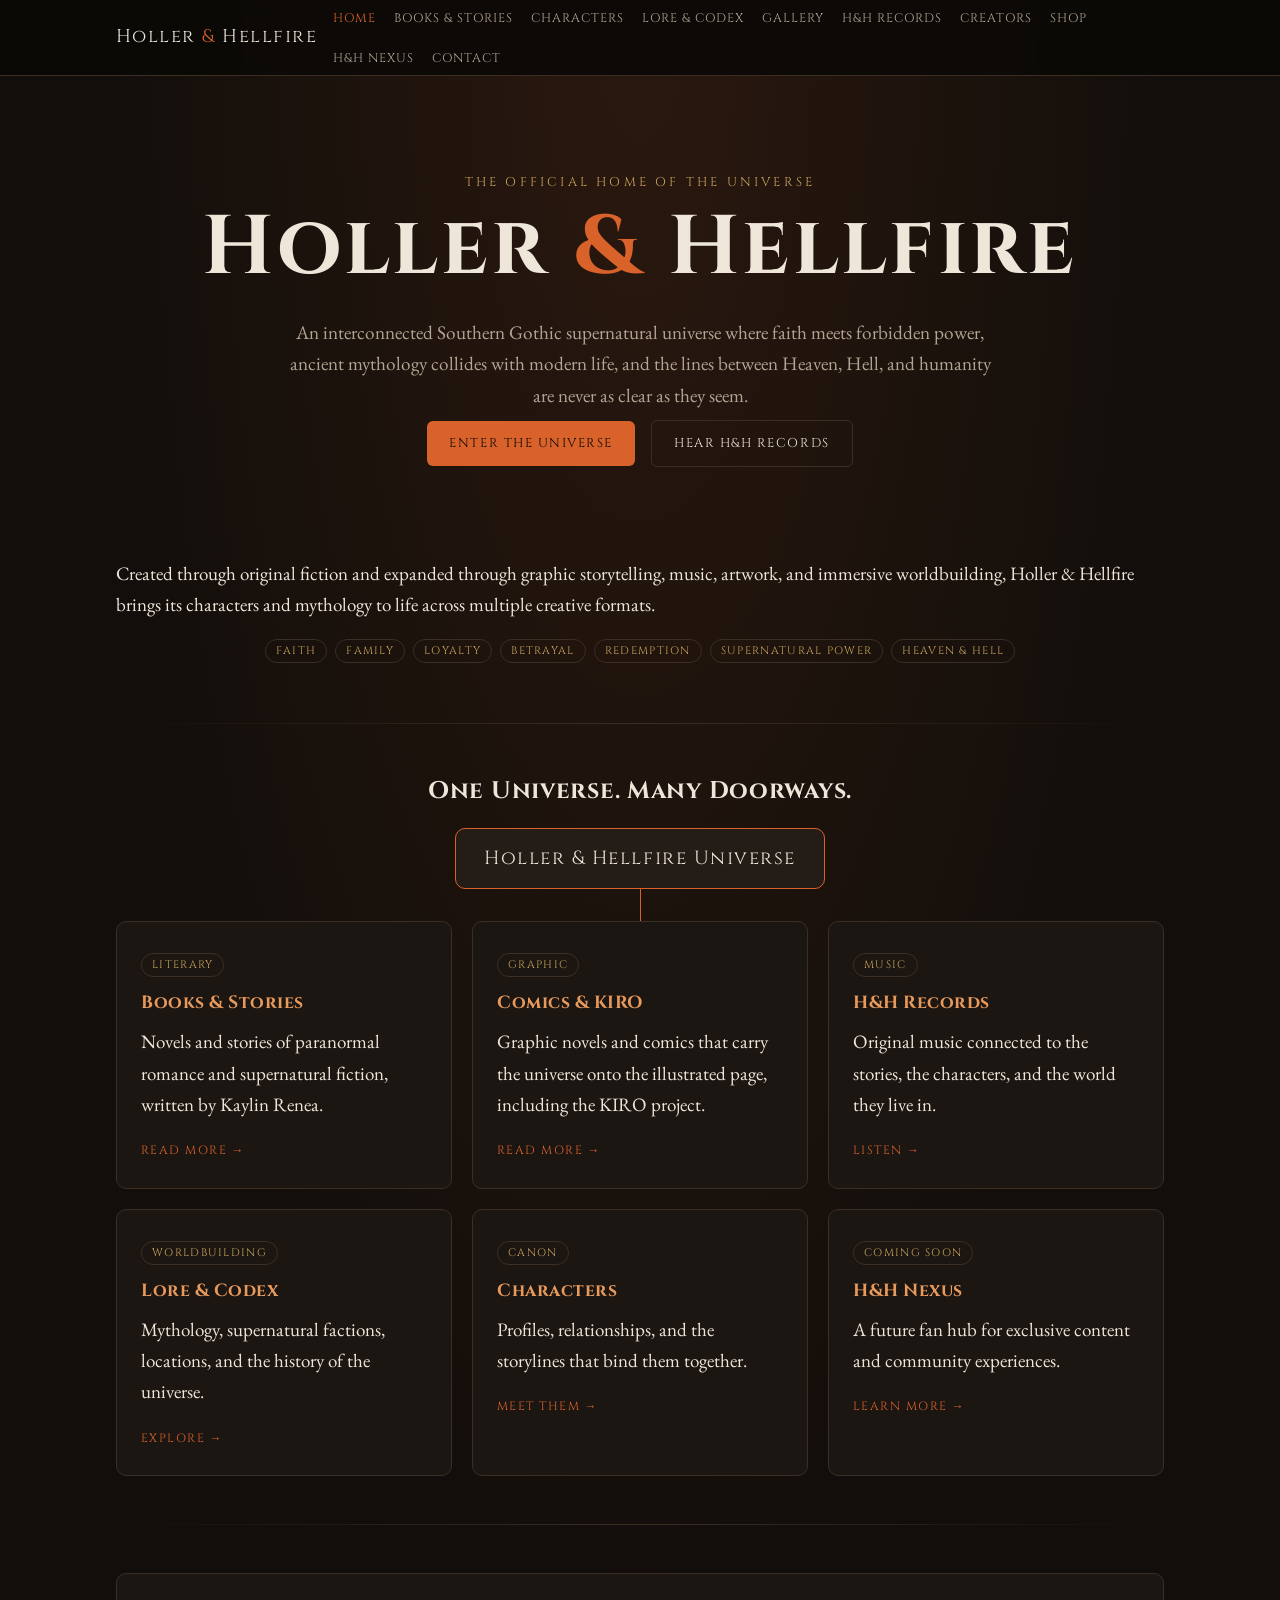
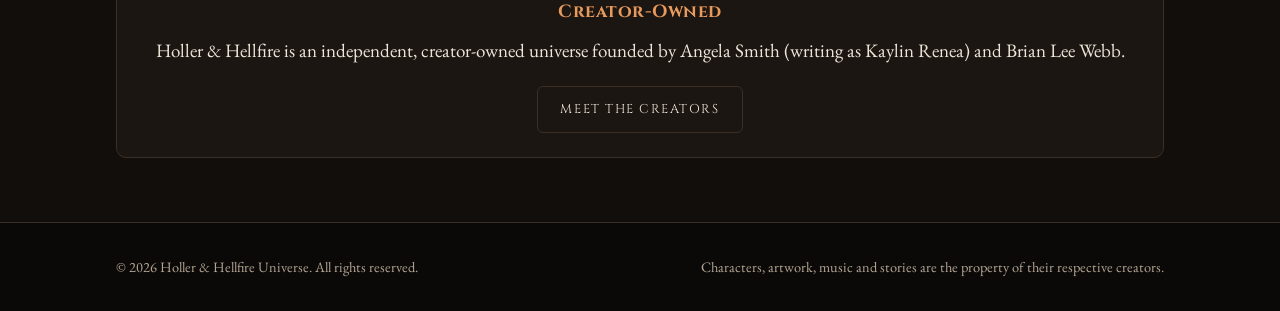
<file: index.html>
<!doctype html>
<html lang="en">
<head>
  <meta charset="utf-8">
  <meta name="viewport" content="width=device-width, initial-scale=1">
  <title>Holler &amp; Hellfire Universe</title>
  <meta name="description" content="Holler &amp; Hellfire is an interconnected Southern Gothic supernatural universe where faith meets forbidden power, across books, comics, music and art.">
  <meta property="og:title" content="Holler &amp; Hellfire Universe">
  <meta property="og:description" content="Holler &amp; Hellfire is an interconnected Southern Gothic supernatural universe where faith meets forbidden power, across books, comics, music and art.">
  <link rel="preconnect" href="https://fonts.googleapis.com">
  <link rel="preconnect" href="https://fonts.gstatic.com" crossorigin>
  <link href="https://fonts.googleapis.com/css2?family=Cinzel:wght@400;600&family=EB+Garamond:ital@0;1&display=swap" rel="stylesheet">
  <link rel="stylesheet" href="assets/style.css">
</head>
<body>
  <header class="site-header">
    <div class="wrap">
      <a class="brand" href="index.html">Holler <span>&amp;</span> Hellfire</a>
      <button class="nav-toggle" aria-controls="site-nav" aria-expanded="false">Menu</button>
      <nav class="site-nav" id="site-nav" aria-label="Main">
        <ul>
          <li><a href="index.html" aria-current="page">Home</a></li>
          <li><a href="books.html">Books &amp; Stories</a></li>
          <li><a href="characters.html">Characters</a></li>
          <li><a href="lore.html">Lore &amp; Codex</a></li>
          <li><a href="gallery.html">Gallery</a></li>
          <li><a href="records.html">H&amp;H Records</a></li>
          <li><a href="creators.html">Creators</a></li>
          <li><a href="shop.html">Shop</a></li>
          <li><a href="nexus.html">H&amp;H Nexus</a></li>
          <li><a href="contact.html">Contact</a></li>
        </ul>
      </nav>
    </div>
  </header>

  <main>
    <section class="hero">
      <div class="wrap">
        <p class="eyebrow">The Official Home of the Universe</p>
        <h1>Holler <span>&amp;</span> Hellfire</h1>
        <p class="lede">An interconnected Southern Gothic supernatural universe where faith meets
          forbidden power, ancient mythology collides with modern life, and the lines between
          Heaven, Hell, and humanity are never as clear as they seem.</p>
        <a class="button" href="lore.html">Enter the Universe</a>
        <a class="button ghost" href="records.html">Hear H&amp;H Records</a>
      </div>
    </section>

    <div class="wrap">
      <p>Created through original fiction and expanded through graphic storytelling, music,
        artwork, and immersive worldbuilding, Holler &amp; Hellfire brings its characters and
        mythology to life across multiple creative formats.</p>

      <div class="themes" aria-label="Themes">
        <span class="tag">Faith</span><span class="tag">Family</span><span class="tag">Loyalty</span>
        <span class="tag">Betrayal</span><span class="tag">Redemption</span>
        <span class="tag">Supernatural Power</span><span class="tag">Heaven &amp; Hell</span>
      </div>

      <hr class="divider">

      <section class="umbrella" aria-labelledby="one-universe">
        <h2 id="one-universe">One Universe. Many Doorways.</h2>
        <div class="root">Holler &amp; Hellfire Universe</div>
        <div class="stem"></div>
      </section>

      <div class="grid">
        <a class="card" href="books.html">
          <span class="tag">Literary</span>
          <h3>Books &amp; Stories</h3>
          <p>Novels and stories of paranormal romance and supernatural fiction, written by Kaylin Renea.</p>
          <span class="more">Read more &rarr;</span>
        </a>
        <a class="card" href="books.html#kiro">
          <span class="tag">Graphic</span>
          <h3>Comics &amp; KIRO</h3>
          <p>Graphic novels and comics that carry the universe onto the illustrated page, including the KIRO project.</p>
          <span class="more">Read more &rarr;</span>
        </a>
        <a class="card" href="records.html">
          <span class="tag">Music</span>
          <h3>H&amp;H Records</h3>
          <p>Original music connected to the stories, the characters, and the world they live in.</p>
          <span class="more">Listen &rarr;</span>
        </a>
        <a class="card" href="lore.html">
          <span class="tag">Worldbuilding</span>
          <h3>Lore &amp; Codex</h3>
          <p>Mythology, supernatural factions, locations, and the history of the universe.</p>
          <span class="more">Explore &rarr;</span>
        </a>
        <a class="card" href="characters.html">
          <span class="tag">Canon</span>
          <h3>Characters</h3>
          <p>Profiles, relationships, and the storylines that bind them together.</p>
          <span class="more">Meet them &rarr;</span>
        </a>
        <a class="card" href="nexus.html">
          <span class="tag">Coming Soon</span>
          <h3>H&amp;H Nexus</h3>
          <p>A future fan hub for exclusive content and community experiences.</p>
          <span class="more">Learn more &rarr;</span>
        </a>
      </div>

      <hr class="divider">

      <section class="card" style="text-align:center">
        <h3>Creator-Owned</h3>
        <p>Holler &amp; Hellfire is an independent, creator-owned universe founded by
          Angela Smith (writing as Kaylin Renea) and Brian Lee Webb.</p>
        <a class="button ghost" href="creators.html">Meet the Creators</a>
      </section>
    </div>
  </main>

  <footer class="site-footer">
    <div class="wrap">
      <span>&copy; <span id="year"></span> Holler &amp; Hellfire Universe. All rights reserved.</span>
      <span>Characters, artwork, music and stories are the property of their respective creators.</span>
    </div>
  </footer>
  <script src="assets/site.js"></script>
</body>
</html>
</file>
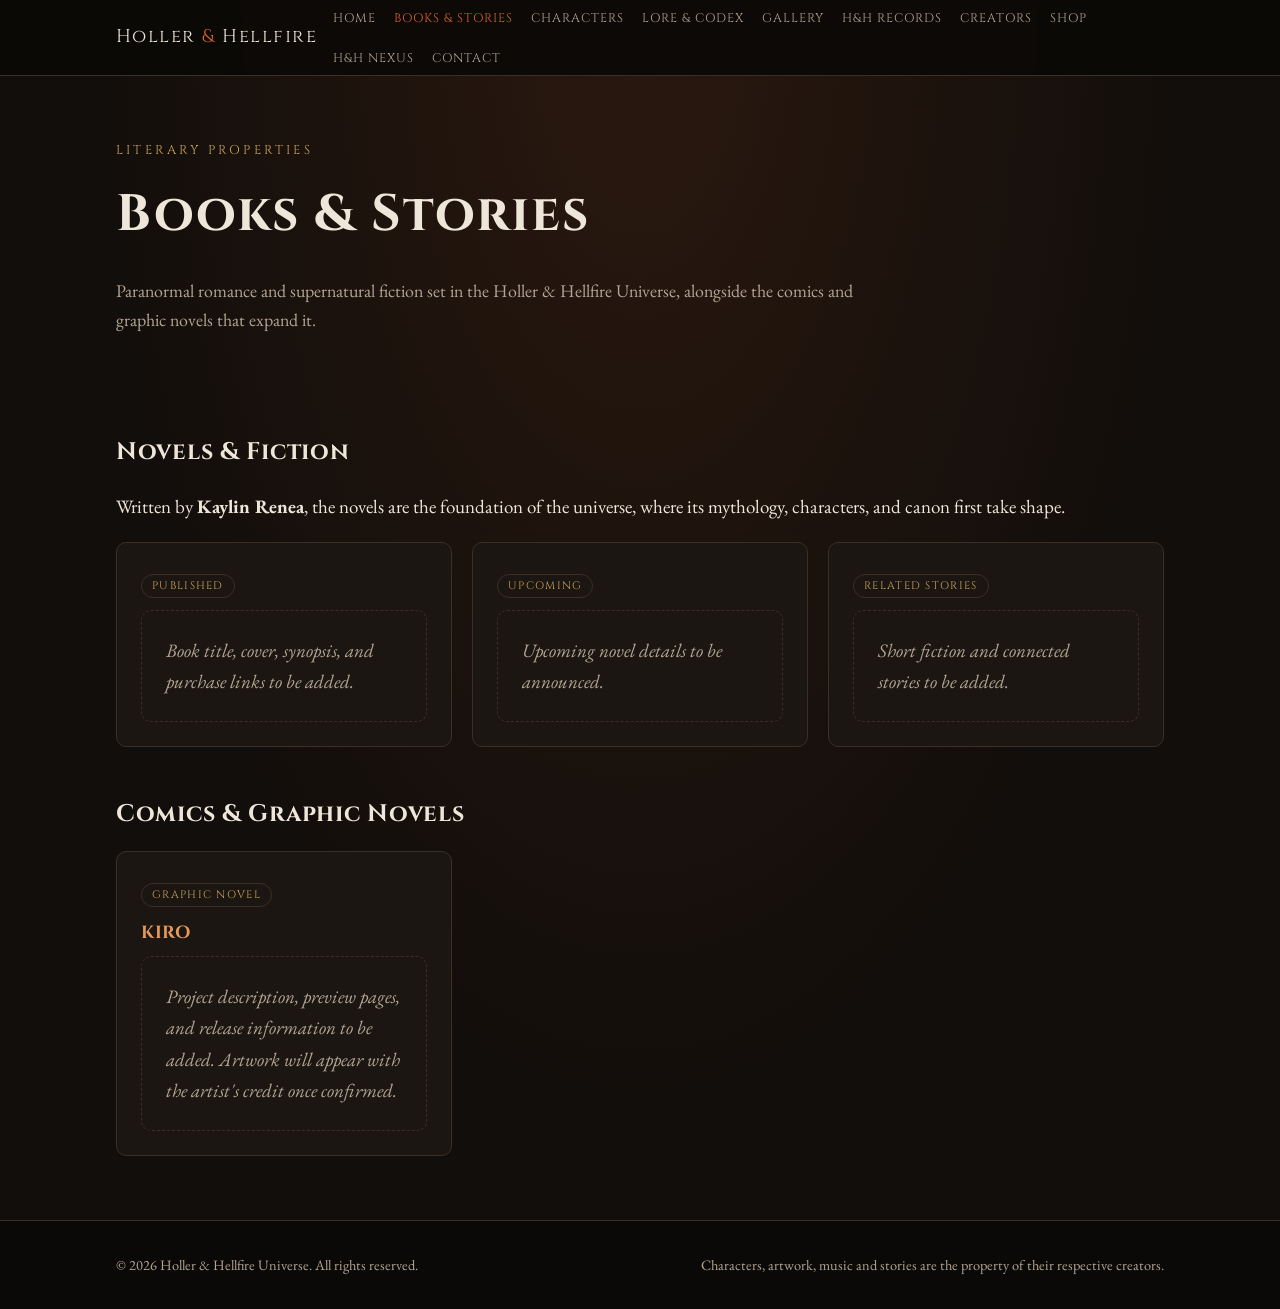
<file: books.html>
<!doctype html>
<html lang="en">
<head>
  <meta charset="utf-8">
  <meta name="viewport" content="width=device-width, initial-scale=1">
  <title>Books &amp; Stories | Holler &amp; Hellfire</title>
  <meta name="description" content="Holler &amp; Hellfire is an interconnected Southern Gothic supernatural universe where faith meets forbidden power, across books, comics, music and art.">
  <meta property="og:title" content="Books &amp; Stories | Holler &amp; Hellfire">
  <meta property="og:description" content="Holler &amp; Hellfire is an interconnected Southern Gothic supernatural universe where faith meets forbidden power, across books, comics, music and art.">
  <link rel="preconnect" href="https://fonts.googleapis.com">
  <link rel="preconnect" href="https://fonts.gstatic.com" crossorigin>
  <link href="https://fonts.googleapis.com/css2?family=Cinzel:wght@400;600&family=EB+Garamond:ital@0;1&display=swap" rel="stylesheet">
  <link rel="stylesheet" href="assets/style.css">
</head>
<body>
  <header class="site-header">
    <div class="wrap">
      <a class="brand" href="index.html">Holler <span>&amp;</span> Hellfire</a>
      <button class="nav-toggle" aria-controls="site-nav" aria-expanded="false">Menu</button>
      <nav class="site-nav" id="site-nav" aria-label="Main">
        <ul>
          <li><a href="index.html">Home</a></li>
          <li><a href="books.html" aria-current="page">Books &amp; Stories</a></li>
          <li><a href="characters.html">Characters</a></li>
          <li><a href="lore.html">Lore &amp; Codex</a></li>
          <li><a href="gallery.html">Gallery</a></li>
          <li><a href="records.html">H&amp;H Records</a></li>
          <li><a href="creators.html">Creators</a></li>
          <li><a href="shop.html">Shop</a></li>
          <li><a href="nexus.html">H&amp;H Nexus</a></li>
          <li><a href="contact.html">Contact</a></li>
        </ul>
      </nav>
    </div>
  </header>

  <main>
    <section class="page-head">
      <div class="wrap">
        <p class="eyebrow">Literary Properties</p>
        <h1>Books &amp; Stories</h1>
        <p class="intro">Paranormal romance and supernatural fiction set in the Holler &amp; Hellfire Universe, alongside the comics and graphic novels that expand it.</p>
      </div>
    </section>
    <div class="wrap">
      <h2>Novels &amp; Fiction</h2>
      <p>Written by <strong>Kaylin Renea</strong>, the novels are the foundation of the universe,
        where its mythology, characters, and canon first take shape.</p>
      <div class="grid">
        <div class="card">
          <span class="tag">Published</span>
          <div class="placeholder">Book title, cover, synopsis, and purchase links to be added.</div>
        </div>
        <div class="card">
          <span class="tag">Upcoming</span>
          <div class="placeholder">Upcoming novel details to be announced.</div>
        </div>
        <div class="card">
          <span class="tag">Related Stories</span>
          <div class="placeholder">Short fiction and connected stories to be added.</div>
        </div>
      </div>

      <h2 id="kiro">Comics &amp; Graphic Novels</h2>
      <div class="grid">
        <div class="card">
          <span class="tag">Graphic Novel</span>
          <h3>KIRO</h3>
          <div class="placeholder">Project description, preview pages, and release information to be added.
            Artwork will appear with the artist's credit once confirmed.</div>
        </div>
      </div>
    </div>
  </main>

  <footer class="site-footer">
    <div class="wrap">
      <span>&copy; <span id="year"></span> Holler &amp; Hellfire Universe. All rights reserved.</span>
      <span>Characters, artwork, music and stories are the property of their respective creators.</span>
    </div>
  </footer>
  <script src="assets/site.js"></script>
</body>
</html>
</file>
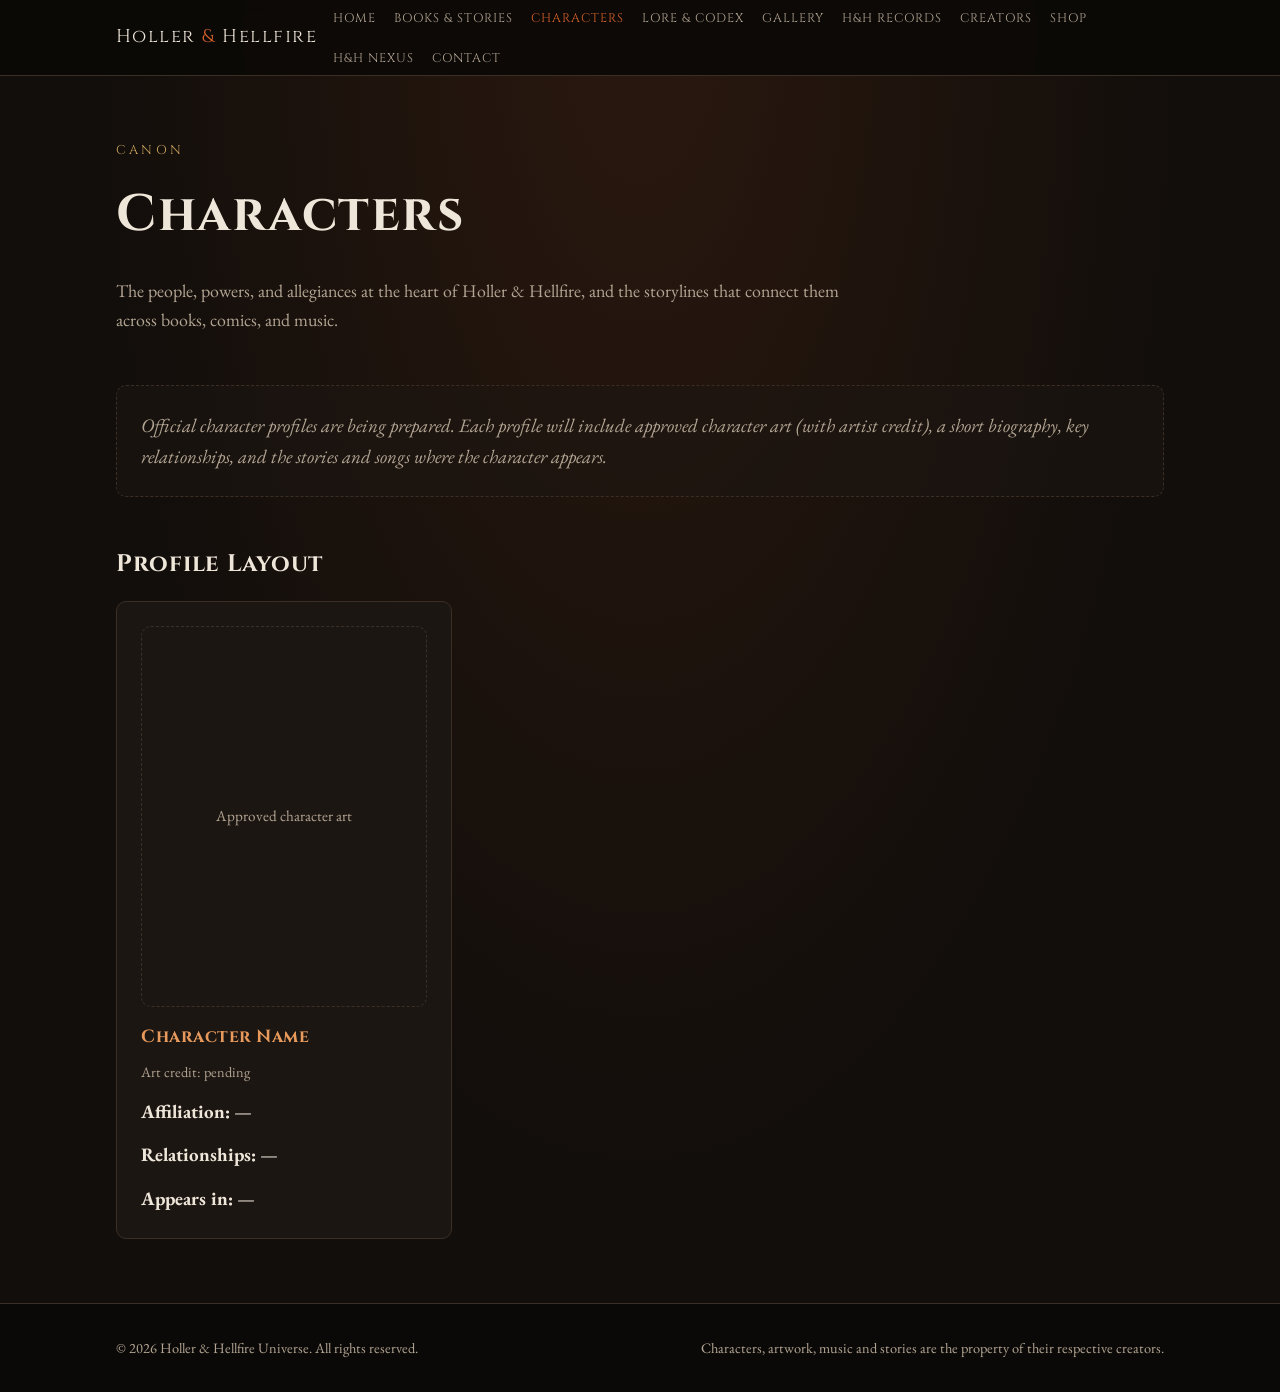
<file: characters.html>
<!doctype html>
<html lang="en">
<head>
  <meta charset="utf-8">
  <meta name="viewport" content="width=device-width, initial-scale=1">
  <title>Characters | Holler &amp; Hellfire</title>
  <meta name="description" content="Holler &amp; Hellfire is an interconnected Southern Gothic supernatural universe where faith meets forbidden power, across books, comics, music and art.">
  <meta property="og:title" content="Characters | Holler &amp; Hellfire">
  <meta property="og:description" content="Holler &amp; Hellfire is an interconnected Southern Gothic supernatural universe where faith meets forbidden power, across books, comics, music and art.">
  <link rel="preconnect" href="https://fonts.googleapis.com">
  <link rel="preconnect" href="https://fonts.gstatic.com" crossorigin>
  <link href="https://fonts.googleapis.com/css2?family=Cinzel:wght@400;600&family=EB+Garamond:ital@0;1&display=swap" rel="stylesheet">
  <link rel="stylesheet" href="assets/style.css">
</head>
<body>
  <header class="site-header">
    <div class="wrap">
      <a class="brand" href="index.html">Holler <span>&amp;</span> Hellfire</a>
      <button class="nav-toggle" aria-controls="site-nav" aria-expanded="false">Menu</button>
      <nav class="site-nav" id="site-nav" aria-label="Main">
        <ul>
          <li><a href="index.html">Home</a></li>
          <li><a href="books.html">Books &amp; Stories</a></li>
          <li><a href="characters.html" aria-current="page">Characters</a></li>
          <li><a href="lore.html">Lore &amp; Codex</a></li>
          <li><a href="gallery.html">Gallery</a></li>
          <li><a href="records.html">H&amp;H Records</a></li>
          <li><a href="creators.html">Creators</a></li>
          <li><a href="shop.html">Shop</a></li>
          <li><a href="nexus.html">H&amp;H Nexus</a></li>
          <li><a href="contact.html">Contact</a></li>
        </ul>
      </nav>
    </div>
  </header>

  <main>
    <section class="page-head">
      <div class="wrap">
        <p class="eyebrow">Canon</p>
        <h1>Characters</h1>
        <p class="intro">The people, powers, and allegiances at the heart of Holler &amp; Hellfire, and the storylines that connect them across books, comics, and music.</p>
      </div>
    </section>
    <div class="wrap">
      <div class="placeholder">Official character profiles are being prepared. Each profile will include
        approved character art (with artist credit), a short biography, key relationships, and the
        stories and songs where the character appears.</div>

      <h2>Profile Layout</h2>
      <div class="grid">
        <div class="card">
          <div class="frame">Approved character art</div>
          <h3 style="margin-top:16px">Character Name</h3>
          <p class="credit">Art credit: pending</p>
          <p><strong>Affiliation:</strong> &mdash;</p>
          <p><strong>Relationships:</strong> &mdash;</p>
          <p><strong>Appears in:</strong> &mdash;</p>
        </div>
      </div>
    </div>
  </main>

  <footer class="site-footer">
    <div class="wrap">
      <span>&copy; <span id="year"></span> Holler &amp; Hellfire Universe. All rights reserved.</span>
      <span>Characters, artwork, music and stories are the property of their respective creators.</span>
    </div>
  </footer>
  <script src="assets/site.js"></script>
</body>
</html>
</file>
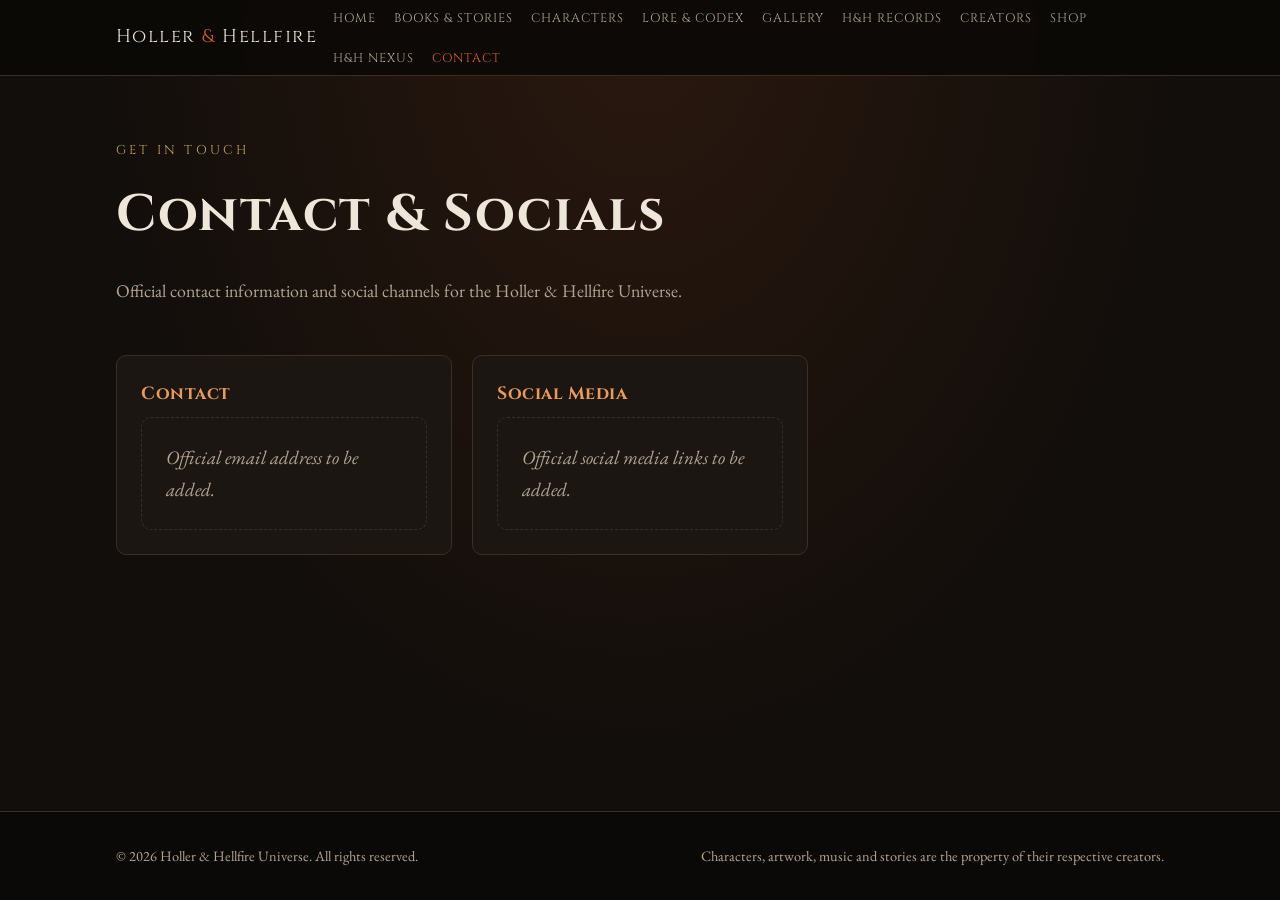
<file: contact.html>
<!doctype html>
<html lang="en">
<head>
  <meta charset="utf-8">
  <meta name="viewport" content="width=device-width, initial-scale=1">
  <title>Contact &amp; Socials | Holler &amp; Hellfire</title>
  <meta name="description" content="Holler &amp; Hellfire is an interconnected Southern Gothic supernatural universe where faith meets forbidden power, across books, comics, music and art.">
  <meta property="og:title" content="Contact &amp; Socials | Holler &amp; Hellfire">
  <meta property="og:description" content="Holler &amp; Hellfire is an interconnected Southern Gothic supernatural universe where faith meets forbidden power, across books, comics, music and art.">
  <link rel="preconnect" href="https://fonts.googleapis.com">
  <link rel="preconnect" href="https://fonts.gstatic.com" crossorigin>
  <link href="https://fonts.googleapis.com/css2?family=Cinzel:wght@400;600&family=EB+Garamond:ital@0;1&display=swap" rel="stylesheet">
  <link rel="stylesheet" href="assets/style.css">
</head>
<body>
  <header class="site-header">
    <div class="wrap">
      <a class="brand" href="index.html">Holler <span>&amp;</span> Hellfire</a>
      <button class="nav-toggle" aria-controls="site-nav" aria-expanded="false">Menu</button>
      <nav class="site-nav" id="site-nav" aria-label="Main">
        <ul>
          <li><a href="index.html">Home</a></li>
          <li><a href="books.html">Books &amp; Stories</a></li>
          <li><a href="characters.html">Characters</a></li>
          <li><a href="lore.html">Lore &amp; Codex</a></li>
          <li><a href="gallery.html">Gallery</a></li>
          <li><a href="records.html">H&amp;H Records</a></li>
          <li><a href="creators.html">Creators</a></li>
          <li><a href="shop.html">Shop</a></li>
          <li><a href="nexus.html">H&amp;H Nexus</a></li>
          <li><a href="contact.html" aria-current="page">Contact</a></li>
        </ul>
      </nav>
    </div>
  </header>

  <main>
    <section class="page-head">
      <div class="wrap">
        <p class="eyebrow">Get in Touch</p>
        <h1>Contact &amp; Socials</h1>
        <p class="intro">Official contact information and social channels for the Holler &amp; Hellfire Universe.</p>
      </div>
    </section>
    <div class="wrap">
      <div class="grid">
        <div class="card">
          <h3>Contact</h3>
          <div class="placeholder">Official email address to be added.</div>
        </div>
        <div class="card">
          <h3>Social Media</h3>
          <div class="placeholder">Official social media links to be added.</div>
        </div>
      </div>
    </div>
  </main>

  <footer class="site-footer">
    <div class="wrap">
      <span>&copy; <span id="year"></span> Holler &amp; Hellfire Universe. All rights reserved.</span>
      <span>Characters, artwork, music and stories are the property of their respective creators.</span>
    </div>
  </footer>
  <script src="assets/site.js"></script>
</body>
</html>
</file>
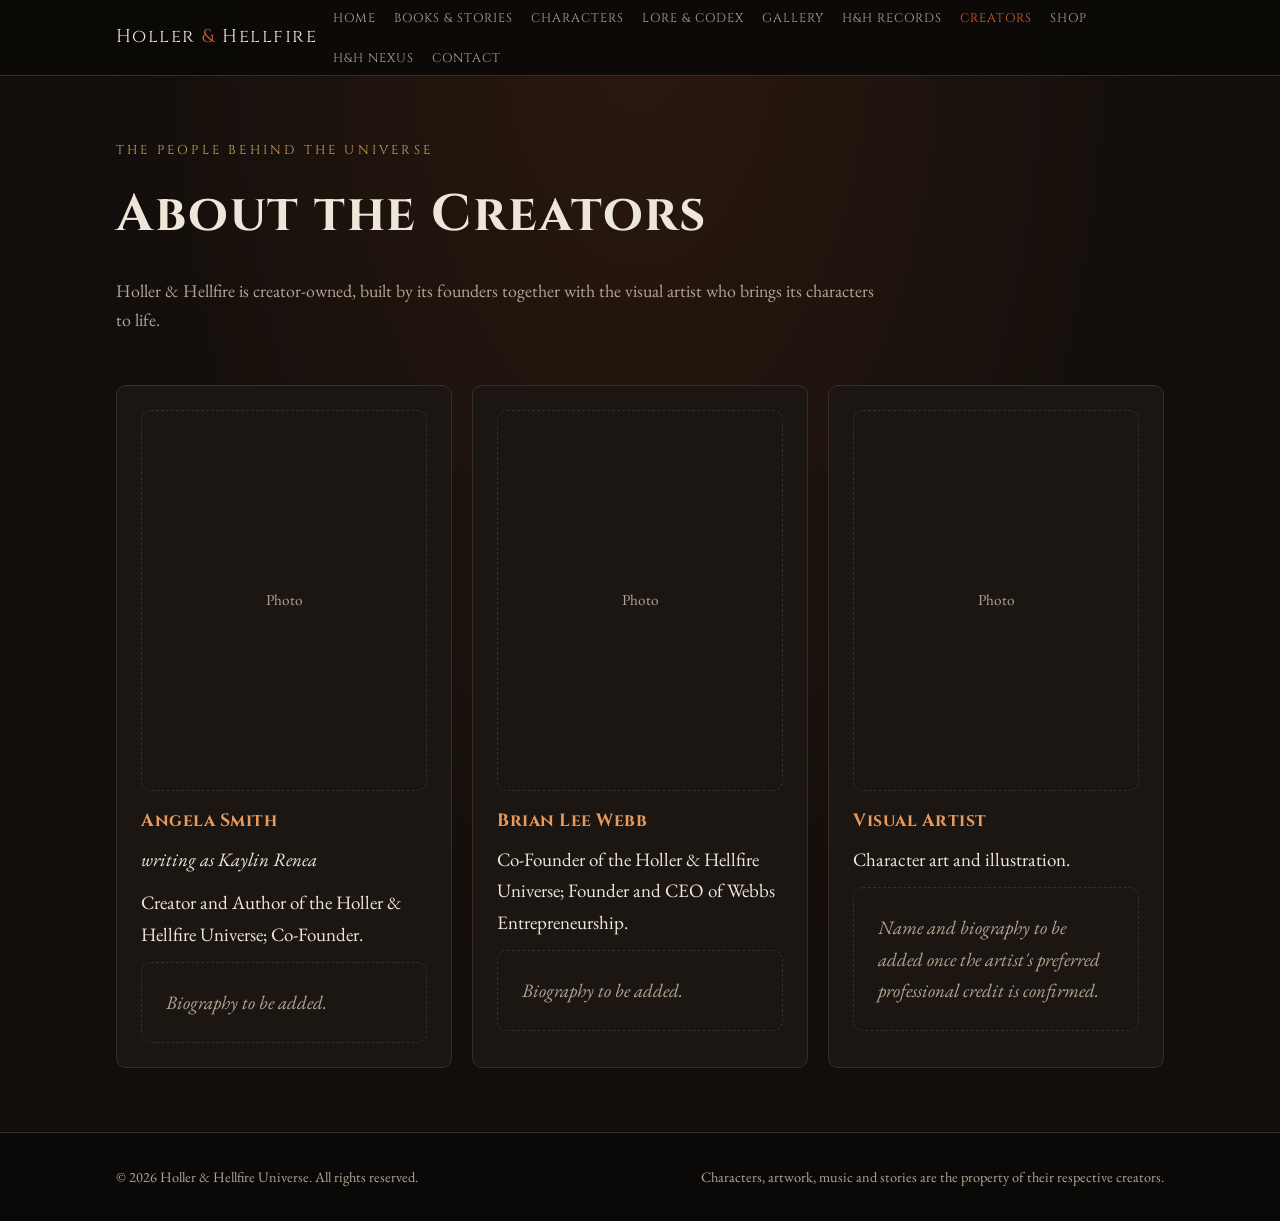
<file: creators.html>
<!doctype html>
<html lang="en">
<head>
  <meta charset="utf-8">
  <meta name="viewport" content="width=device-width, initial-scale=1">
  <title>About the Creators | Holler &amp; Hellfire</title>
  <meta name="description" content="Holler &amp; Hellfire is an interconnected Southern Gothic supernatural universe where faith meets forbidden power, across books, comics, music and art.">
  <meta property="og:title" content="About the Creators | Holler &amp; Hellfire">
  <meta property="og:description" content="Holler &amp; Hellfire is an interconnected Southern Gothic supernatural universe where faith meets forbidden power, across books, comics, music and art.">
  <link rel="preconnect" href="https://fonts.googleapis.com">
  <link rel="preconnect" href="https://fonts.gstatic.com" crossorigin>
  <link href="https://fonts.googleapis.com/css2?family=Cinzel:wght@400;600&family=EB+Garamond:ital@0;1&display=swap" rel="stylesheet">
  <link rel="stylesheet" href="assets/style.css">
</head>
<body>
  <header class="site-header">
    <div class="wrap">
      <a class="brand" href="index.html">Holler <span>&amp;</span> Hellfire</a>
      <button class="nav-toggle" aria-controls="site-nav" aria-expanded="false">Menu</button>
      <nav class="site-nav" id="site-nav" aria-label="Main">
        <ul>
          <li><a href="index.html">Home</a></li>
          <li><a href="books.html">Books &amp; Stories</a></li>
          <li><a href="characters.html">Characters</a></li>
          <li><a href="lore.html">Lore &amp; Codex</a></li>
          <li><a href="gallery.html">Gallery</a></li>
          <li><a href="records.html">H&amp;H Records</a></li>
          <li><a href="creators.html" aria-current="page">Creators</a></li>
          <li><a href="shop.html">Shop</a></li>
          <li><a href="nexus.html">H&amp;H Nexus</a></li>
          <li><a href="contact.html">Contact</a></li>
        </ul>
      </nav>
    </div>
  </header>

  <main>
    <section class="page-head">
      <div class="wrap">
        <p class="eyebrow">The People Behind the Universe</p>
        <h1>About the Creators</h1>
        <p class="intro">Holler &amp; Hellfire is creator-owned, built by its founders together with the visual artist who brings its characters to life.</p>
      </div>
    </section>
    <div class="wrap">
      <div class="grid">
        <div class="card">
          <div class="frame">Photo</div>
          <h3 style="margin-top:16px">Angela Smith</h3>
          <p><em>writing as Kaylin Renea</em></p>
          <p>Creator and Author of the Holler &amp; Hellfire Universe; Co-Founder.</p>
          <div class="placeholder">Biography to be added.</div>
        </div>
        <div class="card">
          <div class="frame">Photo</div>
          <h3 style="margin-top:16px">Brian Lee Webb</h3>
          <p>Co-Founder of the Holler &amp; Hellfire Universe; Founder and CEO of Webbs Entrepreneurship.</p>
          <div class="placeholder">Biography to be added.</div>
        </div>
        <div class="card">
          <div class="frame">Photo</div>
          <h3 style="margin-top:16px">Visual Artist</h3>
          <p>Character art and illustration.</p>
          <div class="placeholder">Name and biography to be added once the artist's preferred
            professional credit is confirmed.</div>
        </div>
      </div>
    </div>
  </main>

  <footer class="site-footer">
    <div class="wrap">
      <span>&copy; <span id="year"></span> Holler &amp; Hellfire Universe. All rights reserved.</span>
      <span>Characters, artwork, music and stories are the property of their respective creators.</span>
    </div>
  </footer>
  <script src="assets/site.js"></script>
</body>
</html>
</file>
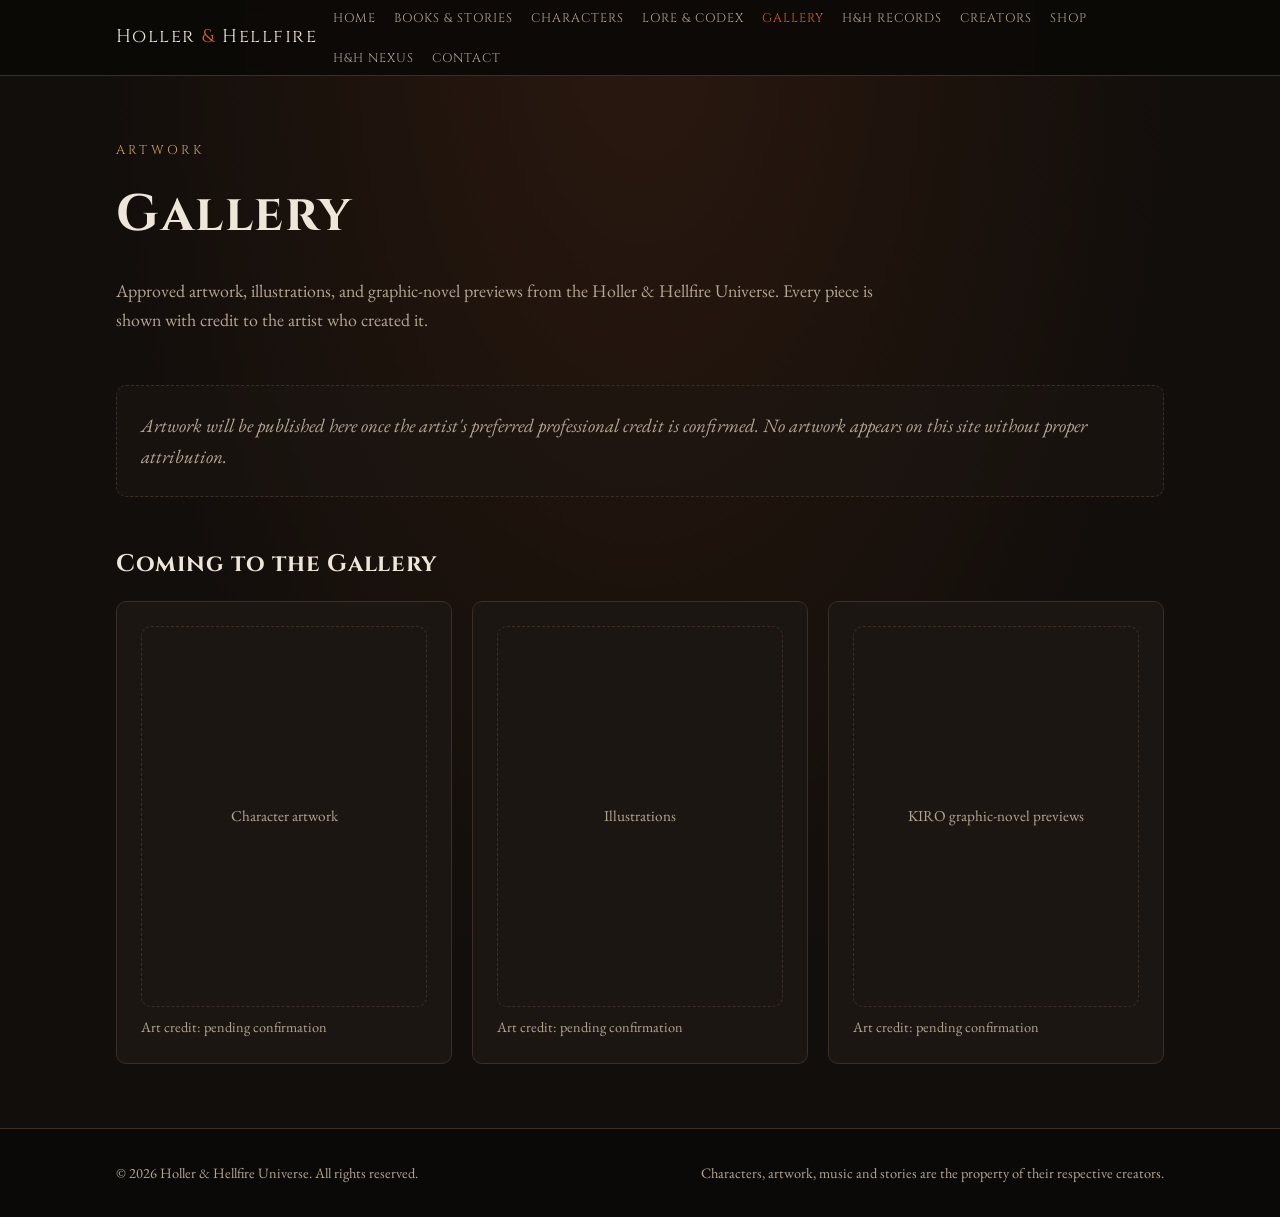
<file: gallery.html>
<!doctype html>
<html lang="en">
<head>
  <meta charset="utf-8">
  <meta name="viewport" content="width=device-width, initial-scale=1">
  <title>Gallery | Holler &amp; Hellfire</title>
  <meta name="description" content="Holler &amp; Hellfire is an interconnected Southern Gothic supernatural universe where faith meets forbidden power, across books, comics, music and art.">
  <meta property="og:title" content="Gallery | Holler &amp; Hellfire">
  <meta property="og:description" content="Holler &amp; Hellfire is an interconnected Southern Gothic supernatural universe where faith meets forbidden power, across books, comics, music and art.">
  <link rel="preconnect" href="https://fonts.googleapis.com">
  <link rel="preconnect" href="https://fonts.gstatic.com" crossorigin>
  <link href="https://fonts.googleapis.com/css2?family=Cinzel:wght@400;600&family=EB+Garamond:ital@0;1&display=swap" rel="stylesheet">
  <link rel="stylesheet" href="assets/style.css">
</head>
<body>
  <header class="site-header">
    <div class="wrap">
      <a class="brand" href="index.html">Holler <span>&amp;</span> Hellfire</a>
      <button class="nav-toggle" aria-controls="site-nav" aria-expanded="false">Menu</button>
      <nav class="site-nav" id="site-nav" aria-label="Main">
        <ul>
          <li><a href="index.html">Home</a></li>
          <li><a href="books.html">Books &amp; Stories</a></li>
          <li><a href="characters.html">Characters</a></li>
          <li><a href="lore.html">Lore &amp; Codex</a></li>
          <li><a href="gallery.html" aria-current="page">Gallery</a></li>
          <li><a href="records.html">H&amp;H Records</a></li>
          <li><a href="creators.html">Creators</a></li>
          <li><a href="shop.html">Shop</a></li>
          <li><a href="nexus.html">H&amp;H Nexus</a></li>
          <li><a href="contact.html">Contact</a></li>
        </ul>
      </nav>
    </div>
  </header>

  <main>
    <section class="page-head">
      <div class="wrap">
        <p class="eyebrow">Artwork</p>
        <h1>Gallery</h1>
        <p class="intro">Approved artwork, illustrations, and graphic-novel previews from the Holler &amp; Hellfire Universe. Every piece is shown with credit to the artist who created it.</p>
      </div>
    </section>
    <div class="wrap">
      <div class="placeholder">Artwork will be published here once the artist's preferred professional
        credit is confirmed. No artwork appears on this site without proper attribution.</div>

      <h2>Coming to the Gallery</h2>
      <div class="grid">
        <figure class="card" style="margin:0">
          <div class="frame">Character artwork</div>
          <figcaption class="credit">Art credit: pending confirmation</figcaption>
        </figure>
        <figure class="card" style="margin:0">
          <div class="frame">Illustrations</div>
          <figcaption class="credit">Art credit: pending confirmation</figcaption>
        </figure>
        <figure class="card" style="margin:0">
          <div class="frame">KIRO graphic-novel previews</div>
          <figcaption class="credit">Art credit: pending confirmation</figcaption>
        </figure>
      </div>
    </div>
  </main>

  <footer class="site-footer">
    <div class="wrap">
      <span>&copy; <span id="year"></span> Holler &amp; Hellfire Universe. All rights reserved.</span>
      <span>Characters, artwork, music and stories are the property of their respective creators.</span>
    </div>
  </footer>
  <script src="assets/site.js"></script>
</body>
</html>
</file>
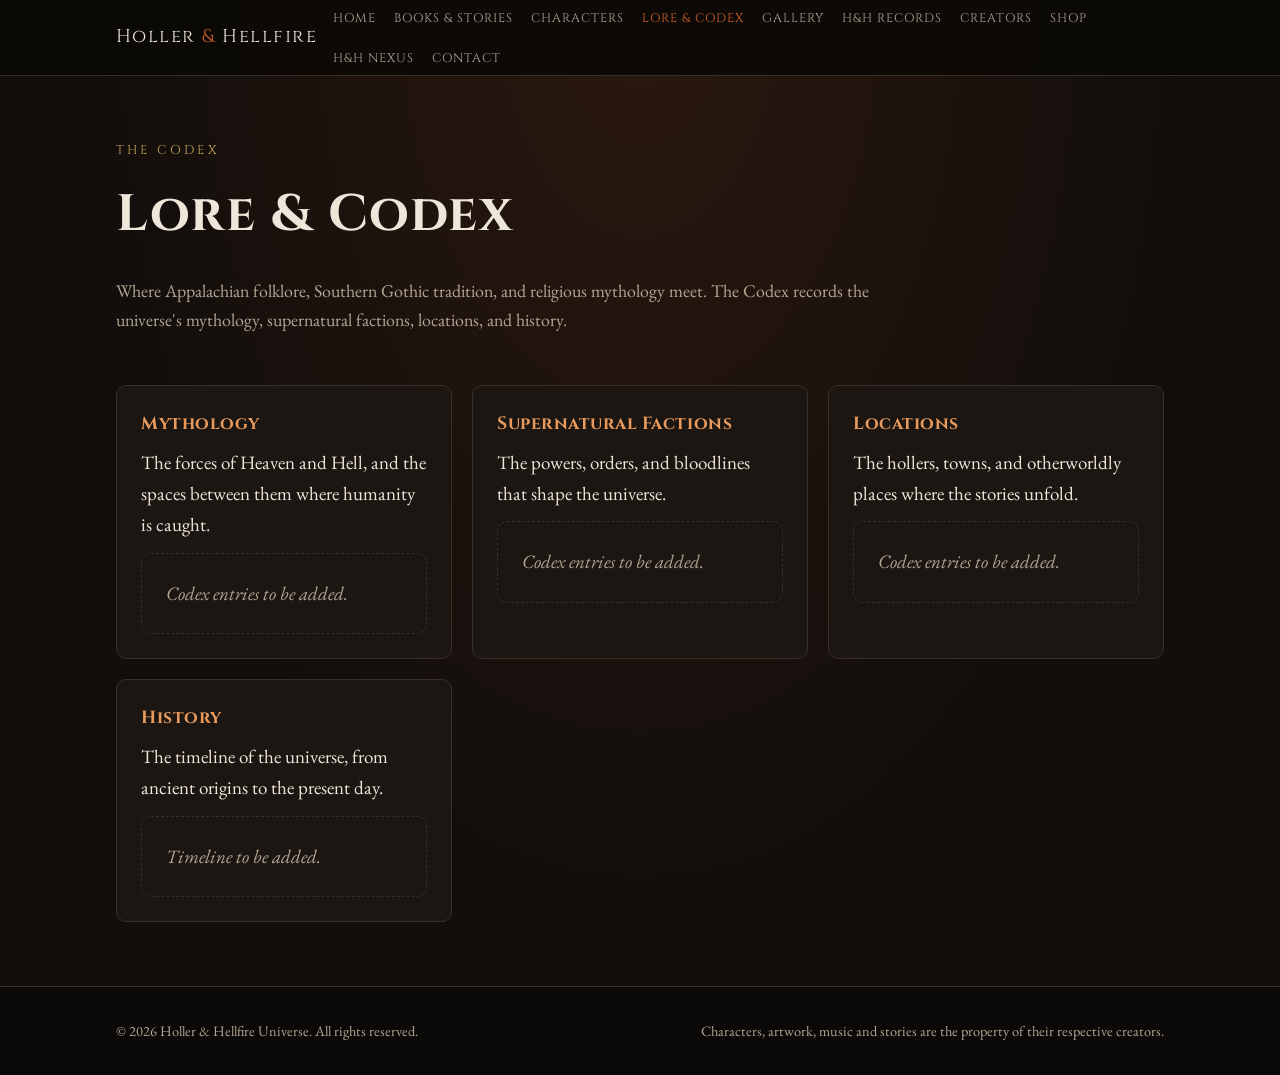
<file: lore.html>
<!doctype html>
<html lang="en">
<head>
  <meta charset="utf-8">
  <meta name="viewport" content="width=device-width, initial-scale=1">
  <title>Lore &amp; Codex | Holler &amp; Hellfire</title>
  <meta name="description" content="Holler &amp; Hellfire is an interconnected Southern Gothic supernatural universe where faith meets forbidden power, across books, comics, music and art.">
  <meta property="og:title" content="Lore &amp; Codex | Holler &amp; Hellfire">
  <meta property="og:description" content="Holler &amp; Hellfire is an interconnected Southern Gothic supernatural universe where faith meets forbidden power, across books, comics, music and art.">
  <link rel="preconnect" href="https://fonts.googleapis.com">
  <link rel="preconnect" href="https://fonts.gstatic.com" crossorigin>
  <link href="https://fonts.googleapis.com/css2?family=Cinzel:wght@400;600&family=EB+Garamond:ital@0;1&display=swap" rel="stylesheet">
  <link rel="stylesheet" href="assets/style.css">
</head>
<body>
  <header class="site-header">
    <div class="wrap">
      <a class="brand" href="index.html">Holler <span>&amp;</span> Hellfire</a>
      <button class="nav-toggle" aria-controls="site-nav" aria-expanded="false">Menu</button>
      <nav class="site-nav" id="site-nav" aria-label="Main">
        <ul>
          <li><a href="index.html">Home</a></li>
          <li><a href="books.html">Books &amp; Stories</a></li>
          <li><a href="characters.html">Characters</a></li>
          <li><a href="lore.html" aria-current="page">Lore &amp; Codex</a></li>
          <li><a href="gallery.html">Gallery</a></li>
          <li><a href="records.html">H&amp;H Records</a></li>
          <li><a href="creators.html">Creators</a></li>
          <li><a href="shop.html">Shop</a></li>
          <li><a href="nexus.html">H&amp;H Nexus</a></li>
          <li><a href="contact.html">Contact</a></li>
        </ul>
      </nav>
    </div>
  </header>

  <main>
    <section class="page-head">
      <div class="wrap">
        <p class="eyebrow">The Codex</p>
        <h1>Lore &amp; Codex</h1>
        <p class="intro">Where Appalachian folklore, Southern Gothic tradition, and religious mythology meet. The Codex records the universe's mythology, supernatural factions, locations, and history.</p>
      </div>
    </section>
    <div class="wrap">
      <div class="grid">
        <div class="card">
          <h3>Mythology</h3>
          <p>The forces of Heaven and Hell, and the spaces between them where humanity is caught.</p>
          <div class="placeholder">Codex entries to be added.</div>
        </div>
        <div class="card">
          <h3>Supernatural Factions</h3>
          <p>The powers, orders, and bloodlines that shape the universe.</p>
          <div class="placeholder">Codex entries to be added.</div>
        </div>
        <div class="card">
          <h3>Locations</h3>
          <p>The hollers, towns, and otherworldly places where the stories unfold.</p>
          <div class="placeholder">Codex entries to be added.</div>
        </div>
        <div class="card">
          <h3>History</h3>
          <p>The timeline of the universe, from ancient origins to the present day.</p>
          <div class="placeholder">Timeline to be added.</div>
        </div>
      </div>
    </div>
  </main>

  <footer class="site-footer">
    <div class="wrap">
      <span>&copy; <span id="year"></span> Holler &amp; Hellfire Universe. All rights reserved.</span>
      <span>Characters, artwork, music and stories are the property of their respective creators.</span>
    </div>
  </footer>
  <script src="assets/site.js"></script>
</body>
</html>
</file>
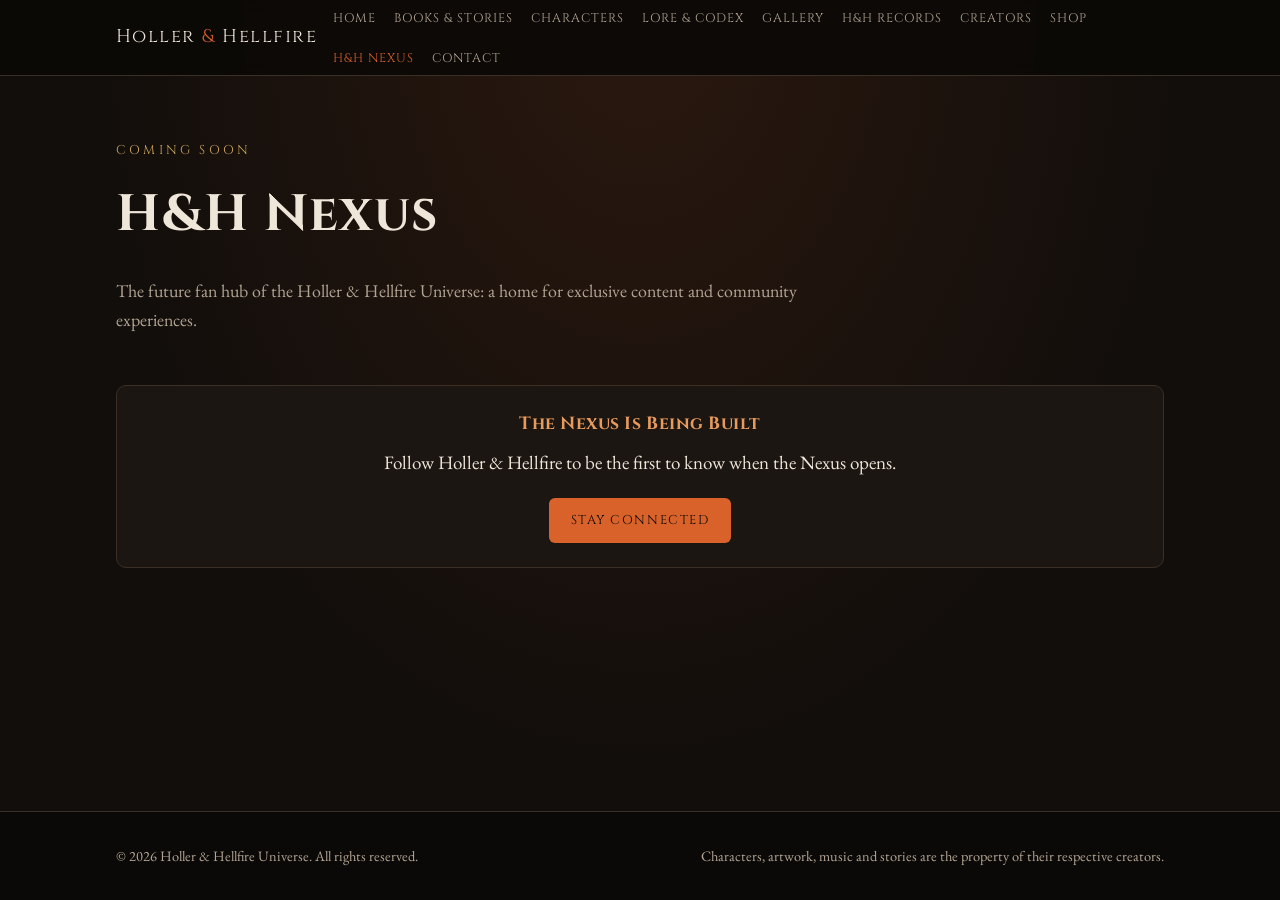
<file: nexus.html>
<!doctype html>
<html lang="en">
<head>
  <meta charset="utf-8">
  <meta name="viewport" content="width=device-width, initial-scale=1">
  <title>H&amp;H Nexus | Holler &amp; Hellfire</title>
  <meta name="description" content="Holler &amp; Hellfire is an interconnected Southern Gothic supernatural universe where faith meets forbidden power, across books, comics, music and art.">
  <meta property="og:title" content="H&amp;H Nexus | Holler &amp; Hellfire">
  <meta property="og:description" content="Holler &amp; Hellfire is an interconnected Southern Gothic supernatural universe where faith meets forbidden power, across books, comics, music and art.">
  <link rel="preconnect" href="https://fonts.googleapis.com">
  <link rel="preconnect" href="https://fonts.gstatic.com" crossorigin>
  <link href="https://fonts.googleapis.com/css2?family=Cinzel:wght@400;600&family=EB+Garamond:ital@0;1&display=swap" rel="stylesheet">
  <link rel="stylesheet" href="assets/style.css">
</head>
<body>
  <header class="site-header">
    <div class="wrap">
      <a class="brand" href="index.html">Holler <span>&amp;</span> Hellfire</a>
      <button class="nav-toggle" aria-controls="site-nav" aria-expanded="false">Menu</button>
      <nav class="site-nav" id="site-nav" aria-label="Main">
        <ul>
          <li><a href="index.html">Home</a></li>
          <li><a href="books.html">Books &amp; Stories</a></li>
          <li><a href="characters.html">Characters</a></li>
          <li><a href="lore.html">Lore &amp; Codex</a></li>
          <li><a href="gallery.html">Gallery</a></li>
          <li><a href="records.html">H&amp;H Records</a></li>
          <li><a href="creators.html">Creators</a></li>
          <li><a href="shop.html">Shop</a></li>
          <li><a href="nexus.html" aria-current="page">H&amp;H Nexus</a></li>
          <li><a href="contact.html">Contact</a></li>
        </ul>
      </nav>
    </div>
  </header>

  <main>
    <section class="page-head">
      <div class="wrap">
        <p class="eyebrow">Coming Soon</p>
        <h1>H&amp;H Nexus</h1>
        <p class="intro">The future fan hub of the Holler &amp; Hellfire Universe: a home for exclusive content and community experiences.</p>
      </div>
    </section>
    <div class="wrap">
      <div class="card" style="text-align:center">
        <h3>The Nexus Is Being Built</h3>
        <p>Follow Holler &amp; Hellfire to be the first to know when the Nexus opens.</p>
        <a class="button" href="contact.html">Stay Connected</a>
      </div>
    </div>
  </main>

  <footer class="site-footer">
    <div class="wrap">
      <span>&copy; <span id="year"></span> Holler &amp; Hellfire Universe. All rights reserved.</span>
      <span>Characters, artwork, music and stories are the property of their respective creators.</span>
    </div>
  </footer>
  <script src="assets/site.js"></script>
</body>
</html>
</file>
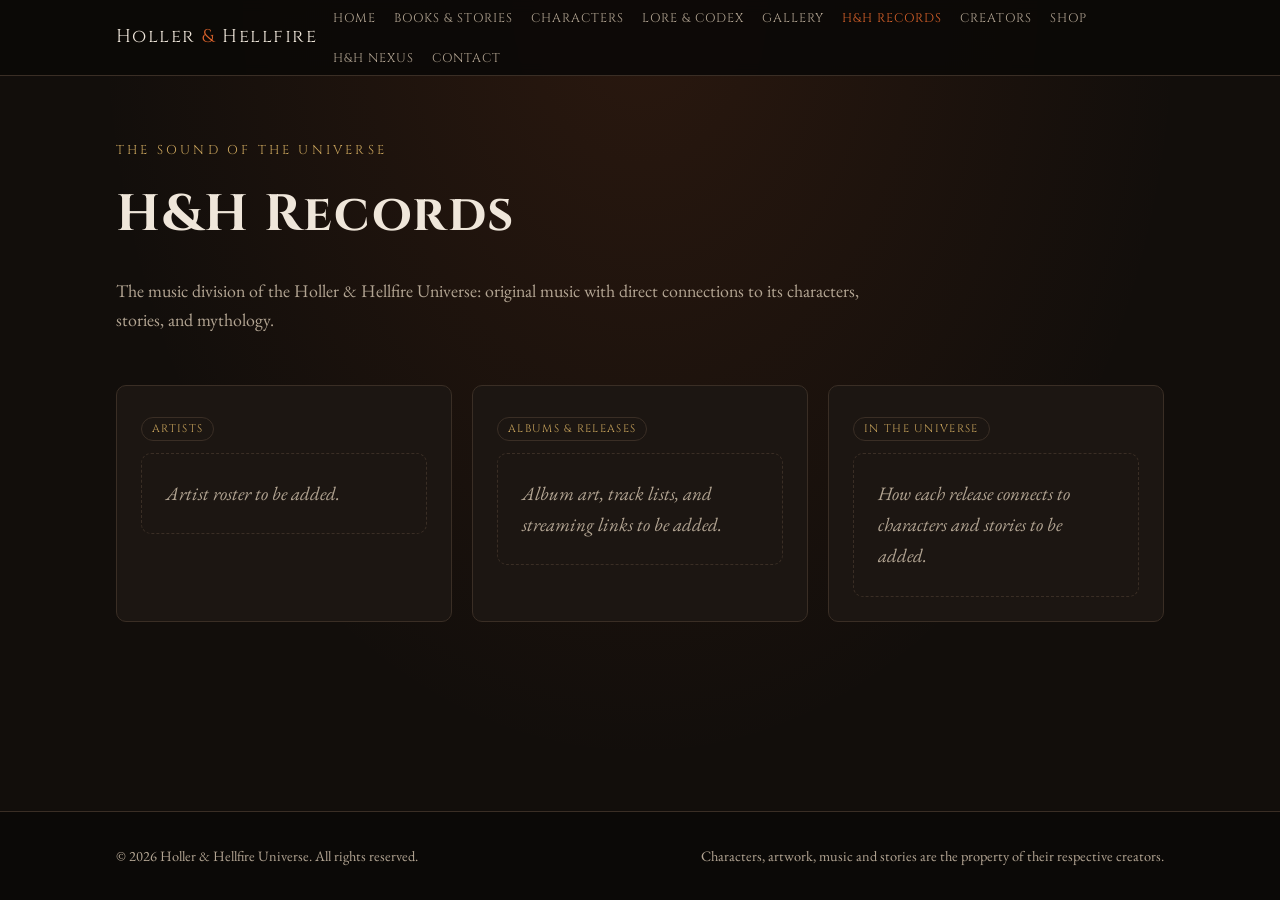
<file: records.html>
<!doctype html>
<html lang="en">
<head>
  <meta charset="utf-8">
  <meta name="viewport" content="width=device-width, initial-scale=1">
  <title>H&amp;H Records | Holler &amp; Hellfire</title>
  <meta name="description" content="Holler &amp; Hellfire is an interconnected Southern Gothic supernatural universe where faith meets forbidden power, across books, comics, music and art.">
  <meta property="og:title" content="H&amp;H Records | Holler &amp; Hellfire">
  <meta property="og:description" content="Holler &amp; Hellfire is an interconnected Southern Gothic supernatural universe where faith meets forbidden power, across books, comics, music and art.">
  <link rel="preconnect" href="https://fonts.googleapis.com">
  <link rel="preconnect" href="https://fonts.gstatic.com" crossorigin>
  <link href="https://fonts.googleapis.com/css2?family=Cinzel:wght@400;600&family=EB+Garamond:ital@0;1&display=swap" rel="stylesheet">
  <link rel="stylesheet" href="assets/style.css">
</head>
<body>
  <header class="site-header">
    <div class="wrap">
      <a class="brand" href="index.html">Holler <span>&amp;</span> Hellfire</a>
      <button class="nav-toggle" aria-controls="site-nav" aria-expanded="false">Menu</button>
      <nav class="site-nav" id="site-nav" aria-label="Main">
        <ul>
          <li><a href="index.html">Home</a></li>
          <li><a href="books.html">Books &amp; Stories</a></li>
          <li><a href="characters.html">Characters</a></li>
          <li><a href="lore.html">Lore &amp; Codex</a></li>
          <li><a href="gallery.html">Gallery</a></li>
          <li><a href="records.html" aria-current="page">H&amp;H Records</a></li>
          <li><a href="creators.html">Creators</a></li>
          <li><a href="shop.html">Shop</a></li>
          <li><a href="nexus.html">H&amp;H Nexus</a></li>
          <li><a href="contact.html">Contact</a></li>
        </ul>
      </nav>
    </div>
  </header>

  <main>
    <section class="page-head">
      <div class="wrap">
        <p class="eyebrow">The Sound of the Universe</p>
        <h1>H&amp;H Records</h1>
        <p class="intro">The music division of the Holler &amp; Hellfire Universe: original music with direct connections to its characters, stories, and mythology.</p>
      </div>
    </section>
    <div class="wrap">
      <div class="grid">
        <div class="card">
          <span class="tag">Artists</span>
          <div class="placeholder">Artist roster to be added.</div>
        </div>
        <div class="card">
          <span class="tag">Albums &amp; Releases</span>
          <div class="placeholder">Album art, track lists, and streaming links to be added.</div>
        </div>
        <div class="card">
          <span class="tag">In the Universe</span>
          <div class="placeholder">How each release connects to characters and stories to be added.</div>
        </div>
      </div>
    </div>
  </main>

  <footer class="site-footer">
    <div class="wrap">
      <span>&copy; <span id="year"></span> Holler &amp; Hellfire Universe. All rights reserved.</span>
      <span>Characters, artwork, music and stories are the property of their respective creators.</span>
    </div>
  </footer>
  <script src="assets/site.js"></script>
</body>
</html>
</file>
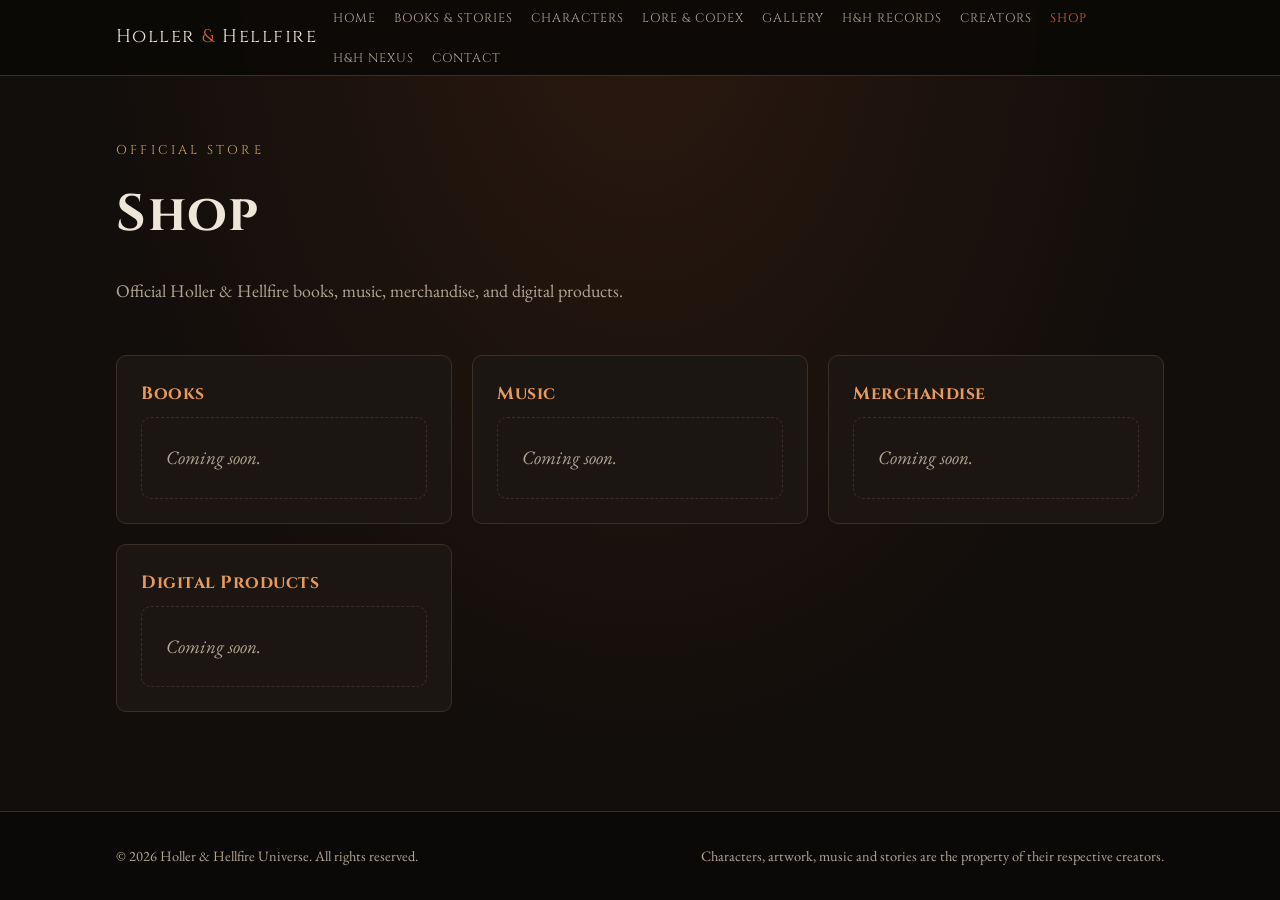
<file: shop.html>
<!doctype html>
<html lang="en">
<head>
  <meta charset="utf-8">
  <meta name="viewport" content="width=device-width, initial-scale=1">
  <title>Shop | Holler &amp; Hellfire</title>
  <meta name="description" content="Holler &amp; Hellfire is an interconnected Southern Gothic supernatural universe where faith meets forbidden power, across books, comics, music and art.">
  <meta property="og:title" content="Shop | Holler &amp; Hellfire">
  <meta property="og:description" content="Holler &amp; Hellfire is an interconnected Southern Gothic supernatural universe where faith meets forbidden power, across books, comics, music and art.">
  <link rel="preconnect" href="https://fonts.googleapis.com">
  <link rel="preconnect" href="https://fonts.gstatic.com" crossorigin>
  <link href="https://fonts.googleapis.com/css2?family=Cinzel:wght@400;600&family=EB+Garamond:ital@0;1&display=swap" rel="stylesheet">
  <link rel="stylesheet" href="assets/style.css">
</head>
<body>
  <header class="site-header">
    <div class="wrap">
      <a class="brand" href="index.html">Holler <span>&amp;</span> Hellfire</a>
      <button class="nav-toggle" aria-controls="site-nav" aria-expanded="false">Menu</button>
      <nav class="site-nav" id="site-nav" aria-label="Main">
        <ul>
          <li><a href="index.html">Home</a></li>
          <li><a href="books.html">Books &amp; Stories</a></li>
          <li><a href="characters.html">Characters</a></li>
          <li><a href="lore.html">Lore &amp; Codex</a></li>
          <li><a href="gallery.html">Gallery</a></li>
          <li><a href="records.html">H&amp;H Records</a></li>
          <li><a href="creators.html">Creators</a></li>
          <li><a href="shop.html" aria-current="page">Shop</a></li>
          <li><a href="nexus.html">H&amp;H Nexus</a></li>
          <li><a href="contact.html">Contact</a></li>
        </ul>
      </nav>
    </div>
  </header>

  <main>
    <section class="page-head">
      <div class="wrap">
        <p class="eyebrow">Official Store</p>
        <h1>Shop</h1>
        <p class="intro">Official Holler &amp; Hellfire books, music, merchandise, and digital products.</p>
      </div>
    </section>
    <div class="wrap">
      <div class="grid">
        <div class="card"><h3>Books</h3><div class="placeholder">Coming soon.</div></div>
        <div class="card"><h3>Music</h3><div class="placeholder">Coming soon.</div></div>
        <div class="card"><h3>Merchandise</h3><div class="placeholder">Coming soon.</div></div>
        <div class="card"><h3>Digital Products</h3><div class="placeholder">Coming soon.</div></div>
      </div>
    </div>
  </main>

  <footer class="site-footer">
    <div class="wrap">
      <span>&copy; <span id="year"></span> Holler &amp; Hellfire Universe. All rights reserved.</span>
      <span>Characters, artwork, music and stories are the property of their respective creators.</span>
    </div>
  </footer>
  <script src="assets/site.js"></script>
</body>
</html>
</file>
<file: assets/style.css>
:root {
  --bg: #120e0b;
  --bg-deep: #0b0907;
  --surface: #1c1612;
  --surface-2: #241c16;
  --text: #efe6da;
  --muted: #b3a593;
  --accent: #d9622b;
  --accent-soft: #e89a5c;
  --gold: #c9a45c;
  --border: #3a2e25;
  --radius: 10px;
  --max: 1080px;
  --font-display: "Cinzel", "Trajan Pro", Georgia, serif;
  --font-body: "EB Garamond", Georgia, "Times New Roman", serif;
}

* { box-sizing: border-box; }

html { scroll-behavior: smooth; }

body {
  margin: 0;
  background:
    radial-gradient(ellipse at top, rgba(217, 98, 43, 0.12), transparent 60%),
    var(--bg);
  color: var(--text);
  font: 19px/1.65 var(--font-body);
  min-height: 100vh;
  display: flex;
  flex-direction: column;
}

a { color: var(--accent-soft); }
a:hover { color: var(--accent); }

img { max-width: 100%; display: block; }

.wrap { max-width: var(--max); margin: 0 auto; padding: 0 16px; width: 100%; }

/* ---------- Header / nav ---------- */

.site-header {
  position: sticky;
  top: 0;
  z-index: 10;
  background: rgba(11, 9, 7, 0.92);
  backdrop-filter: blur(6px);
  border-bottom: 1px solid var(--border);
}

.site-header .wrap {
  display: flex;
  align-items: center;
  justify-content: space-between;
  gap: 16px;
  min-height: 64px;
}

.brand {
  font-family: var(--font-display);
  font-size: 1.15rem;
  letter-spacing: 0.08em;
  color: var(--text);
  text-decoration: none;
  white-space: nowrap;
}
.brand span { color: var(--accent); }

.nav-toggle {
  display: none;
  background: none;
  border: 1px solid var(--border);
  color: var(--text);
  border-radius: 6px;
  padding: 6px 12px;
  font: inherit;
  font-size: 0.95rem;
  cursor: pointer;
}

.site-nav ul {
  list-style: none;
  margin: 0;
  padding: 0;
  display: flex;
  flex-wrap: wrap;
  gap: 4px 18px;
}

.site-nav a {
  color: var(--muted);
  text-decoration: none;
  font-family: var(--font-display);
  font-size: 0.78rem;
  letter-spacing: 0.08em;
  text-transform: uppercase;
  padding: 6px 0;
  display: inline-block;
}
.site-nav a:hover,
.site-nav a[aria-current="page"] { color: var(--accent); }

@media (max-width: 1100px) {
  .nav-toggle { display: block; }
  .site-nav {
    display: none;
    position: absolute;
    top: 64px;
    left: 0;
    right: 0;
    background: var(--bg-deep);
    border-bottom: 1px solid var(--border);
  }
  .site-nav.open { display: block; }
  .site-nav ul { flex-direction: column; padding: 8px 16px 16px; gap: 0; }
  .site-nav a { padding: 10px 0; font-size: 0.9rem; }
}

/* ---------- Page structure ---------- */

main { flex: 1; padding-bottom: 64px; }

.hero {
  text-align: center;
  padding: 96px 0 72px;
}
.hero .eyebrow,
.page-head .eyebrow {
  font-family: var(--font-display);
  color: var(--gold);
  letter-spacing: 0.25em;
  text-transform: uppercase;
  font-size: 0.8rem;
  margin: 0 0 12px;
}
.hero h1 {
  font-family: var(--font-display);
  font-size: clamp(2.6rem, 9vw, 5.2rem);
  line-height: 1.05;
  margin: 0;
  letter-spacing: 0.04em;
}
.hero h1 span { color: var(--accent); }
.hero .lede {
  max-width: 720px;
  margin: 24px auto 0;
  font-size: 1.2rem;
  color: var(--muted);
}

.page-head { padding: 64px 0 32px; }
.page-head h1 {
  font-family: var(--font-display);
  font-size: clamp(2rem, 6vw, 3.2rem);
  margin: 0;
  letter-spacing: 0.03em;
}
.page-head p.intro { color: var(--muted); max-width: 760px; font-size: 1.12rem; }

h2, h3 { font-family: var(--font-display); letter-spacing: 0.03em; }
h2 { font-size: 1.5rem; margin: 48px 0 16px; color: var(--text); }
h3 { font-size: 1.1rem; margin: 0 0 8px; color: var(--accent-soft); }

.divider {
  border: 0;
  height: 1px;
  background: linear-gradient(90deg, transparent, var(--border), transparent);
  margin: 48px 0;
}

/* ---------- Cards & grids ---------- */

.grid {
  display: grid;
  gap: 20px;
  grid-template-columns: repeat(auto-fill, minmax(260px, 1fr));
}

.card {
  background: var(--surface);
  border: 1px solid var(--border);
  border-radius: var(--radius);
  padding: 24px;
}
.card p { margin: 0 0 12px; }
.card p:last-child { margin-bottom: 0; }

a.card {
  color: inherit;
  text-decoration: none;
  transition: border-color 0.2s, transform 0.2s;
  display: block;
}
a.card:hover { border-color: var(--accent); transform: translateY(-2px); }
a.card .more {
  font-family: var(--font-display);
  font-size: 0.75rem;
  letter-spacing: 0.12em;
  text-transform: uppercase;
  color: var(--accent);
}

.tag {
  display: inline-block;
  font-family: var(--font-display);
  font-size: 0.68rem;
  letter-spacing: 0.12em;
  text-transform: uppercase;
  color: var(--gold);
  border: 1px solid var(--border);
  border-radius: 999px;
  padding: 2px 10px;
  margin-bottom: 12px;
}

/* Placeholder blocks: content the creators still need to supply */
.placeholder {
  border: 1px dashed var(--border);
  border-radius: var(--radius);
  padding: 24px;
  color: var(--muted);
  background: rgba(28, 22, 18, 0.5);
  font-style: italic;
}

.frame {
  aspect-ratio: 3 / 4;
  border: 1px dashed var(--border);
  border-radius: var(--radius);
  display: grid;
  place-items: center;
  color: var(--muted);
  font-size: 0.95rem;
  text-align: center;
  padding: 16px;
  background: var(--surface);
}

.credit { font-size: 0.9rem; color: var(--muted); margin-top: 8px; }

/* Umbrella diagram on home */
.umbrella { text-align: center; }
.umbrella .root {
  display: inline-block;
  font-family: var(--font-display);
  border: 1px solid var(--accent);
  border-radius: var(--radius);
  padding: 14px 28px;
  letter-spacing: 0.08em;
  background: var(--surface-2);
}
.umbrella .stem {
  width: 1px;
  height: 32px;
  background: var(--accent);
  margin: 0 auto;
}

.themes {
  display: flex;
  flex-wrap: wrap;
  gap: 8px;
  justify-content: center;
  margin-top: 16px;
}

.button {
  display: inline-block;
  font-family: var(--font-display);
  font-size: 0.8rem;
  letter-spacing: 0.12em;
  text-transform: uppercase;
  text-decoration: none;
  color: var(--bg-deep);
  background: var(--accent);
  border-radius: 6px;
  padding: 12px 22px;
  margin: 8px 6px 0;
}
.button:hover { background: var(--accent-soft); color: var(--bg-deep); }
.button.ghost { background: transparent; color: var(--text); border: 1px solid var(--border); }
.button.ghost:hover { border-color: var(--accent); color: var(--accent); }

/* ---------- Footer ---------- */

.site-footer {
  border-top: 1px solid var(--border);
  background: var(--bg-deep);
  color: var(--muted);
  font-size: 0.9rem;
  padding: 32px 0;
}
.site-footer .wrap {
  display: flex;
  flex-wrap: wrap;
  gap: 12px 24px;
  justify-content: space-between;
}
.site-footer a { color: var(--muted); }
</file>
